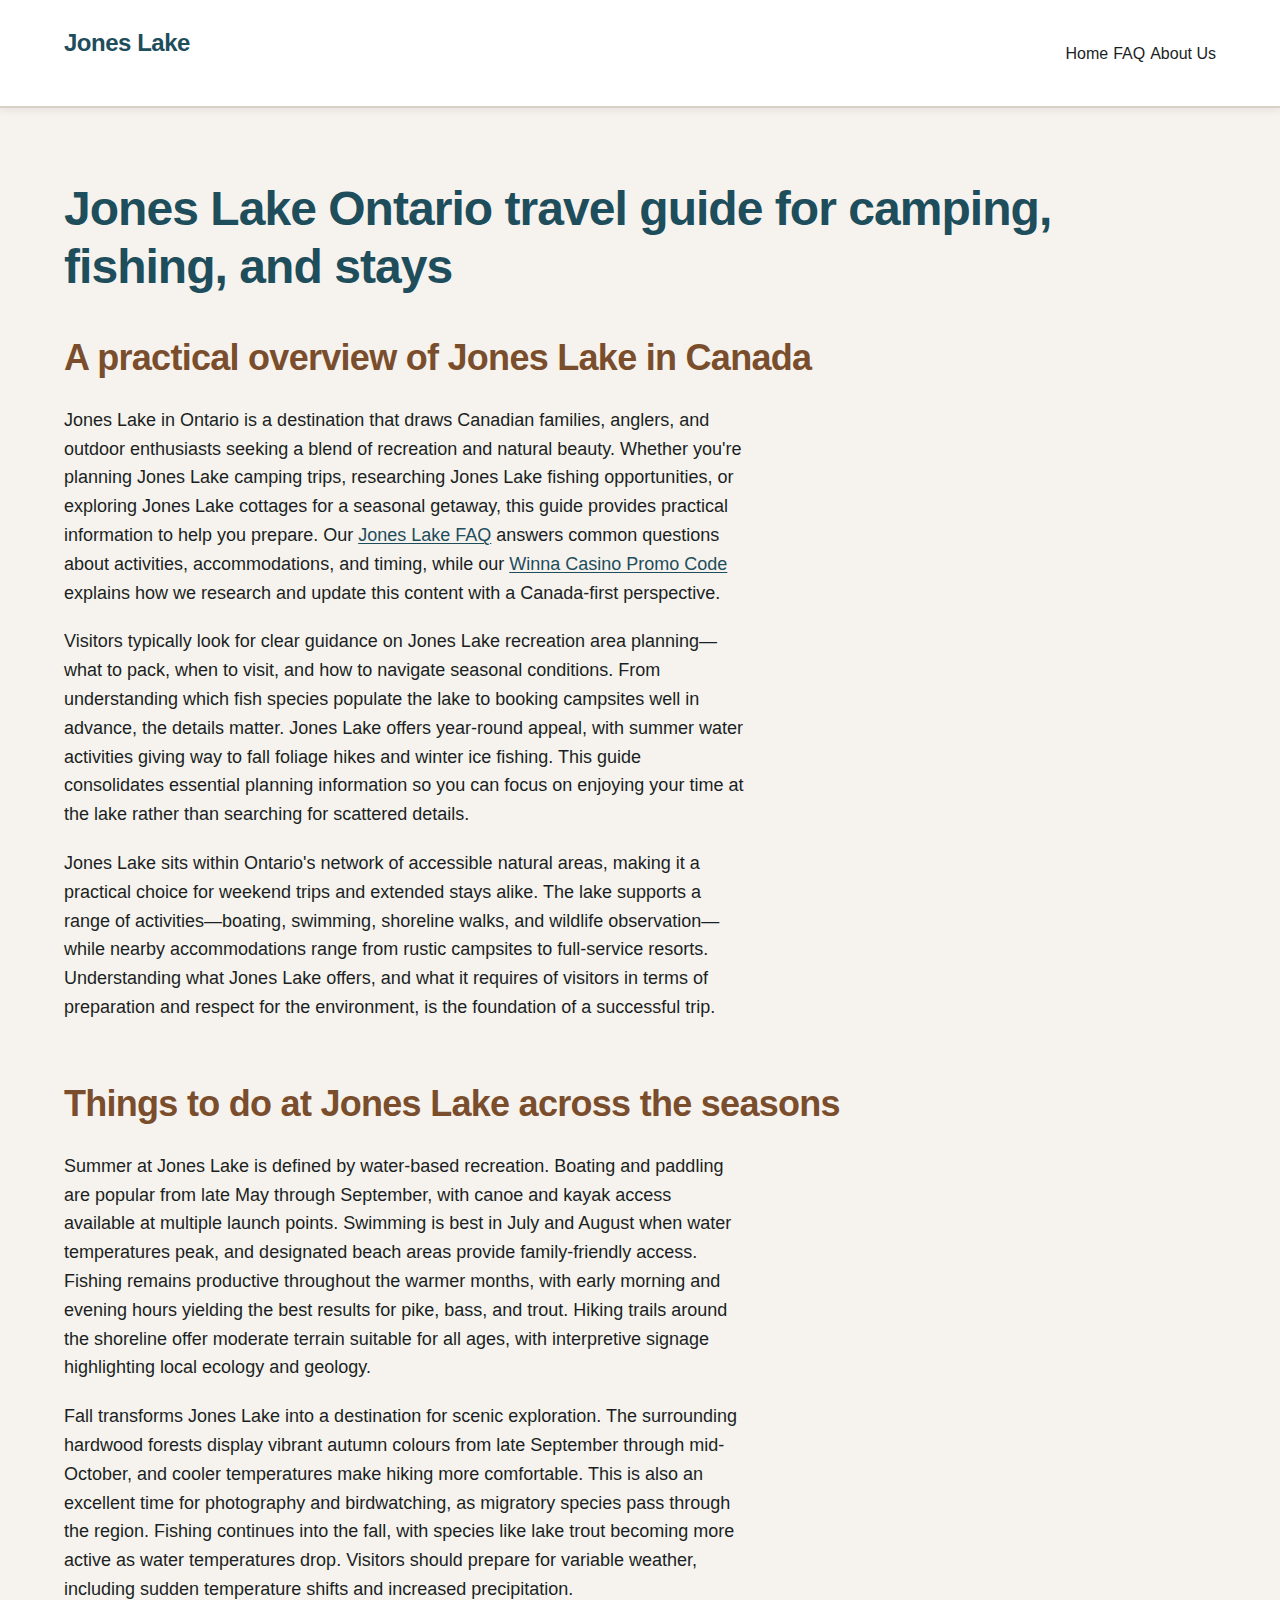
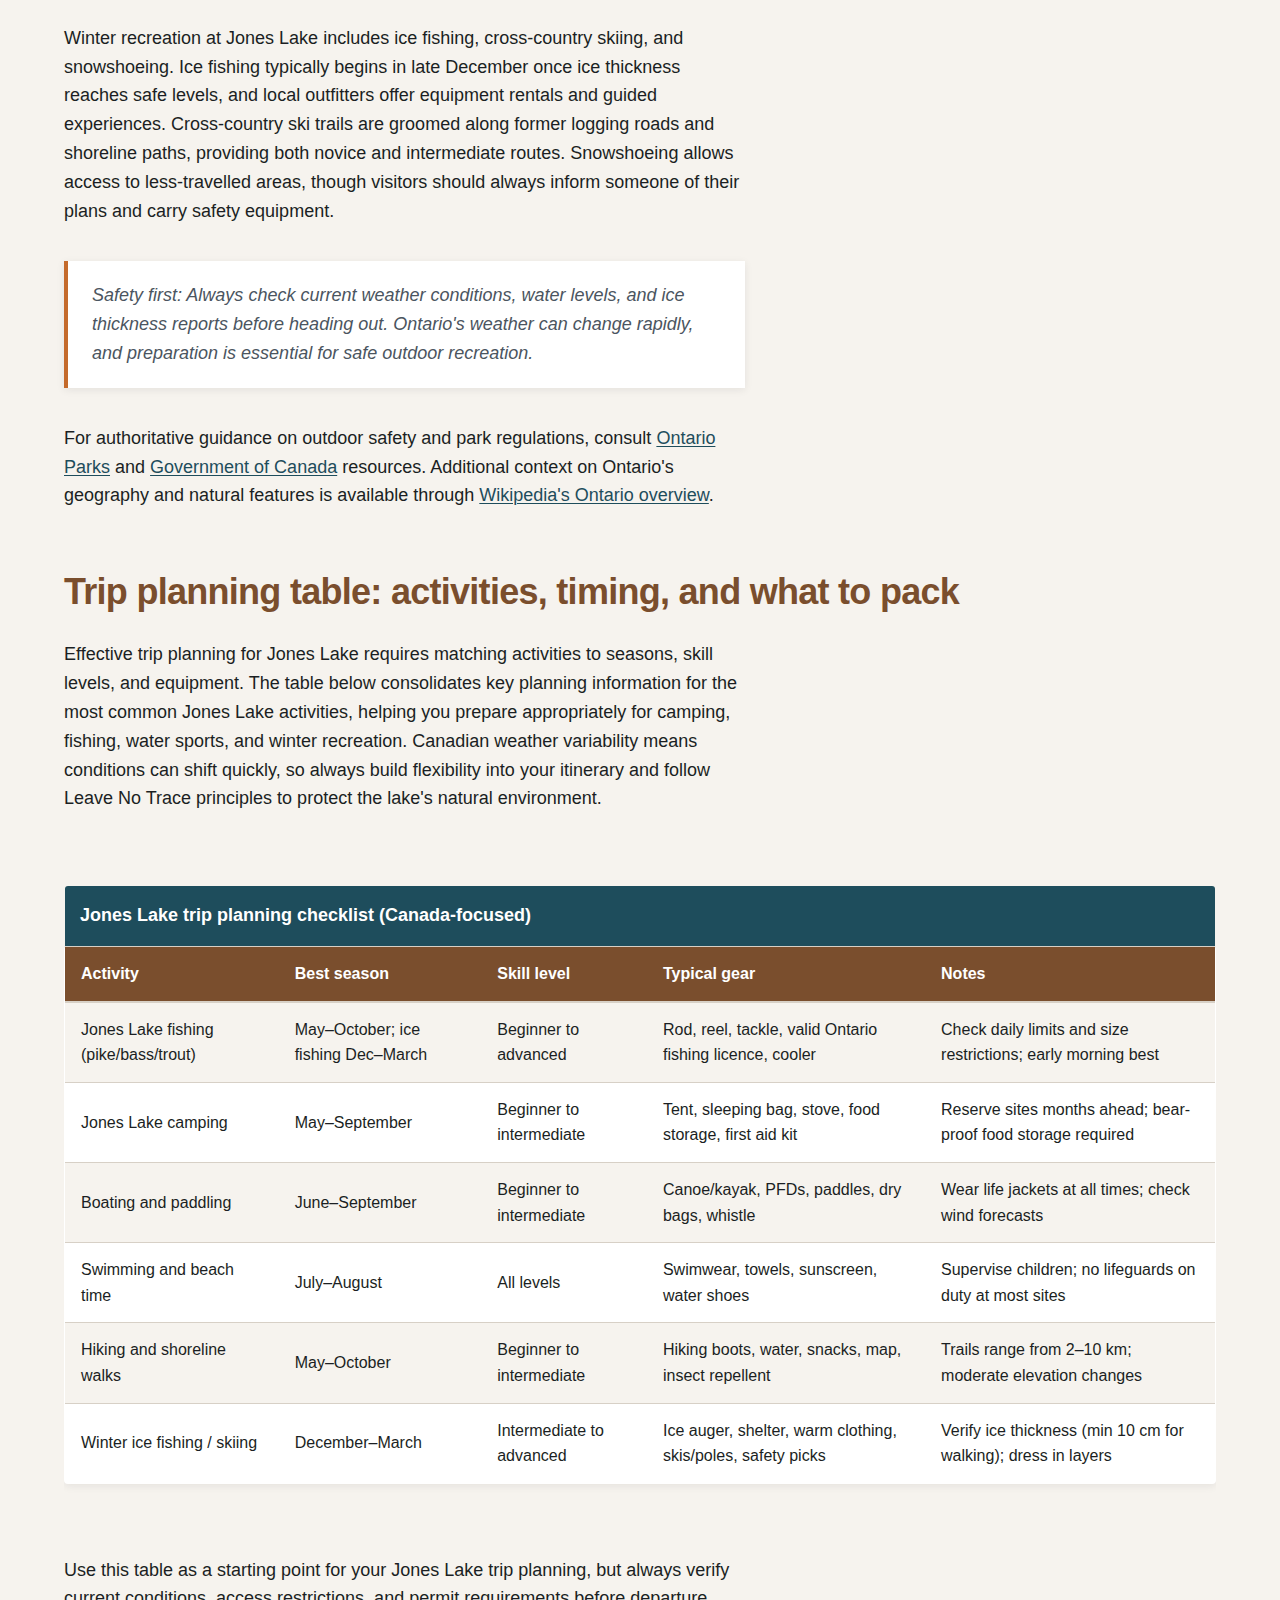
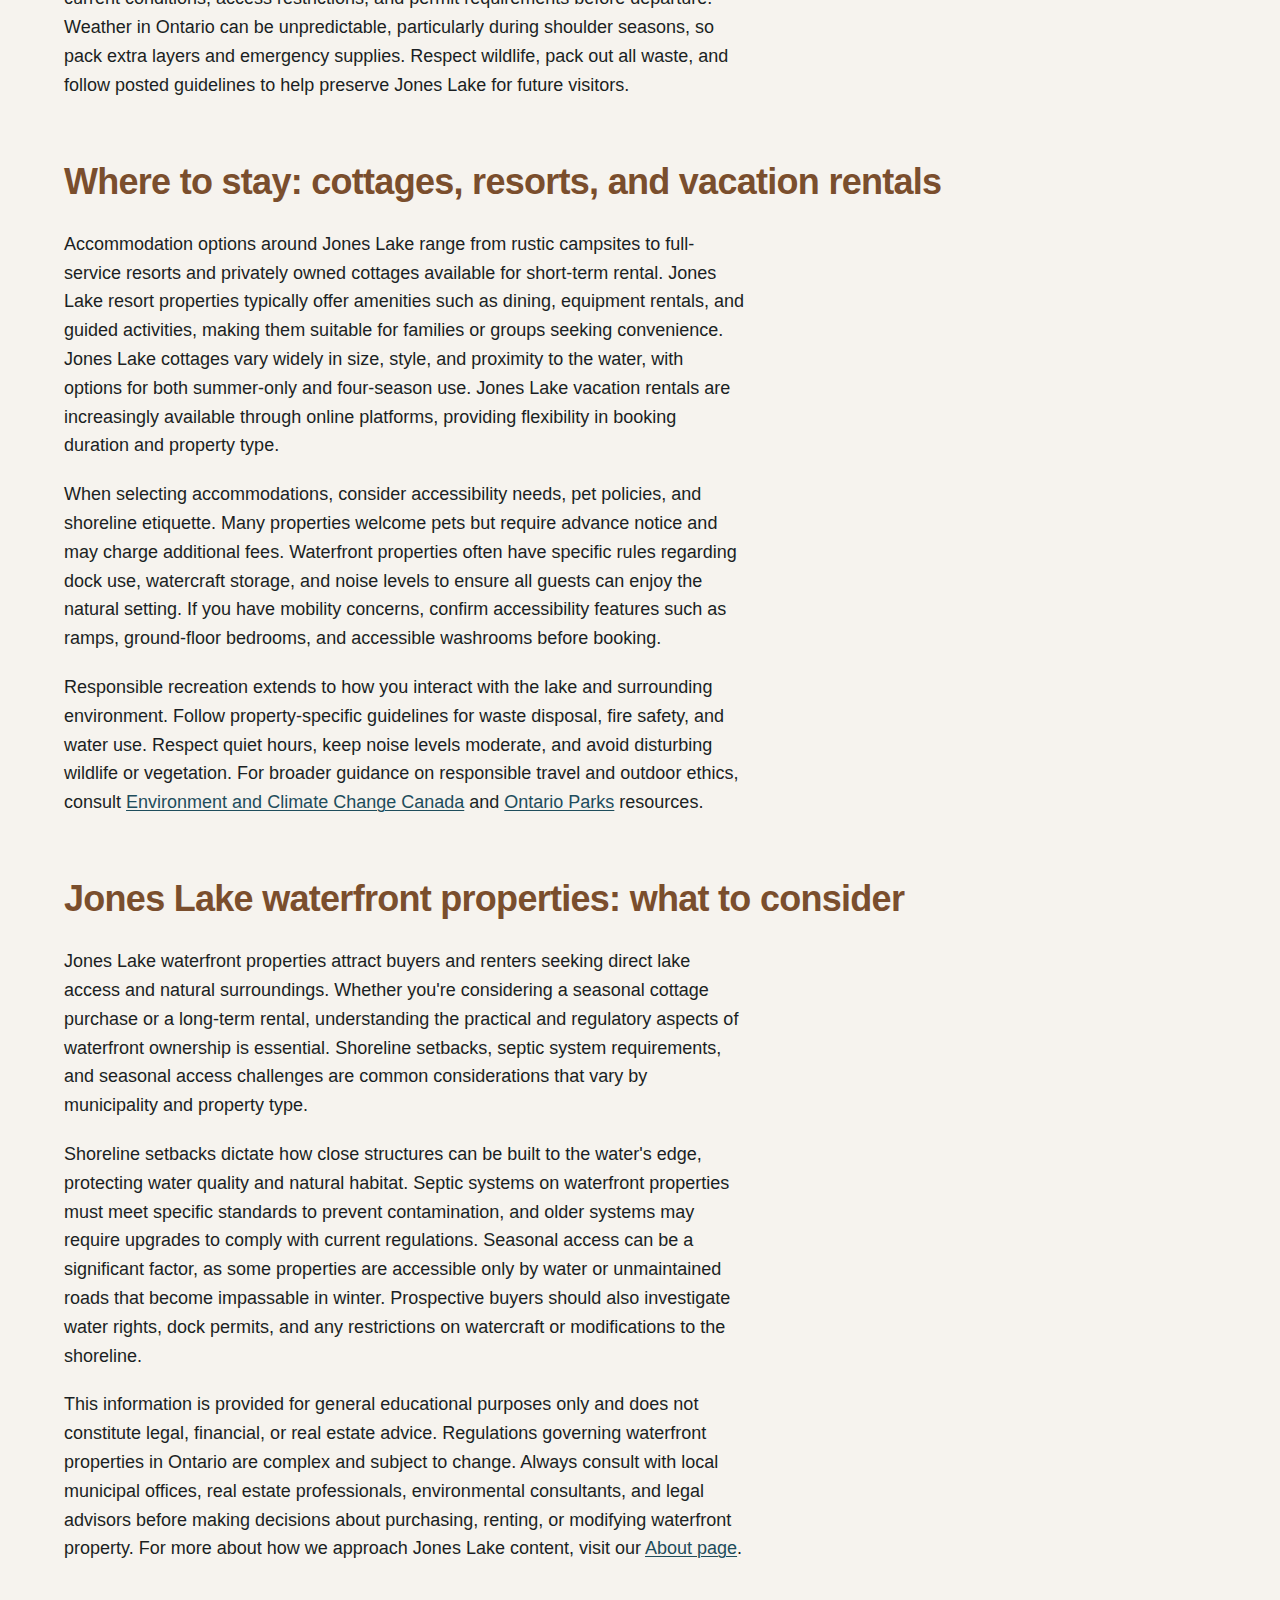
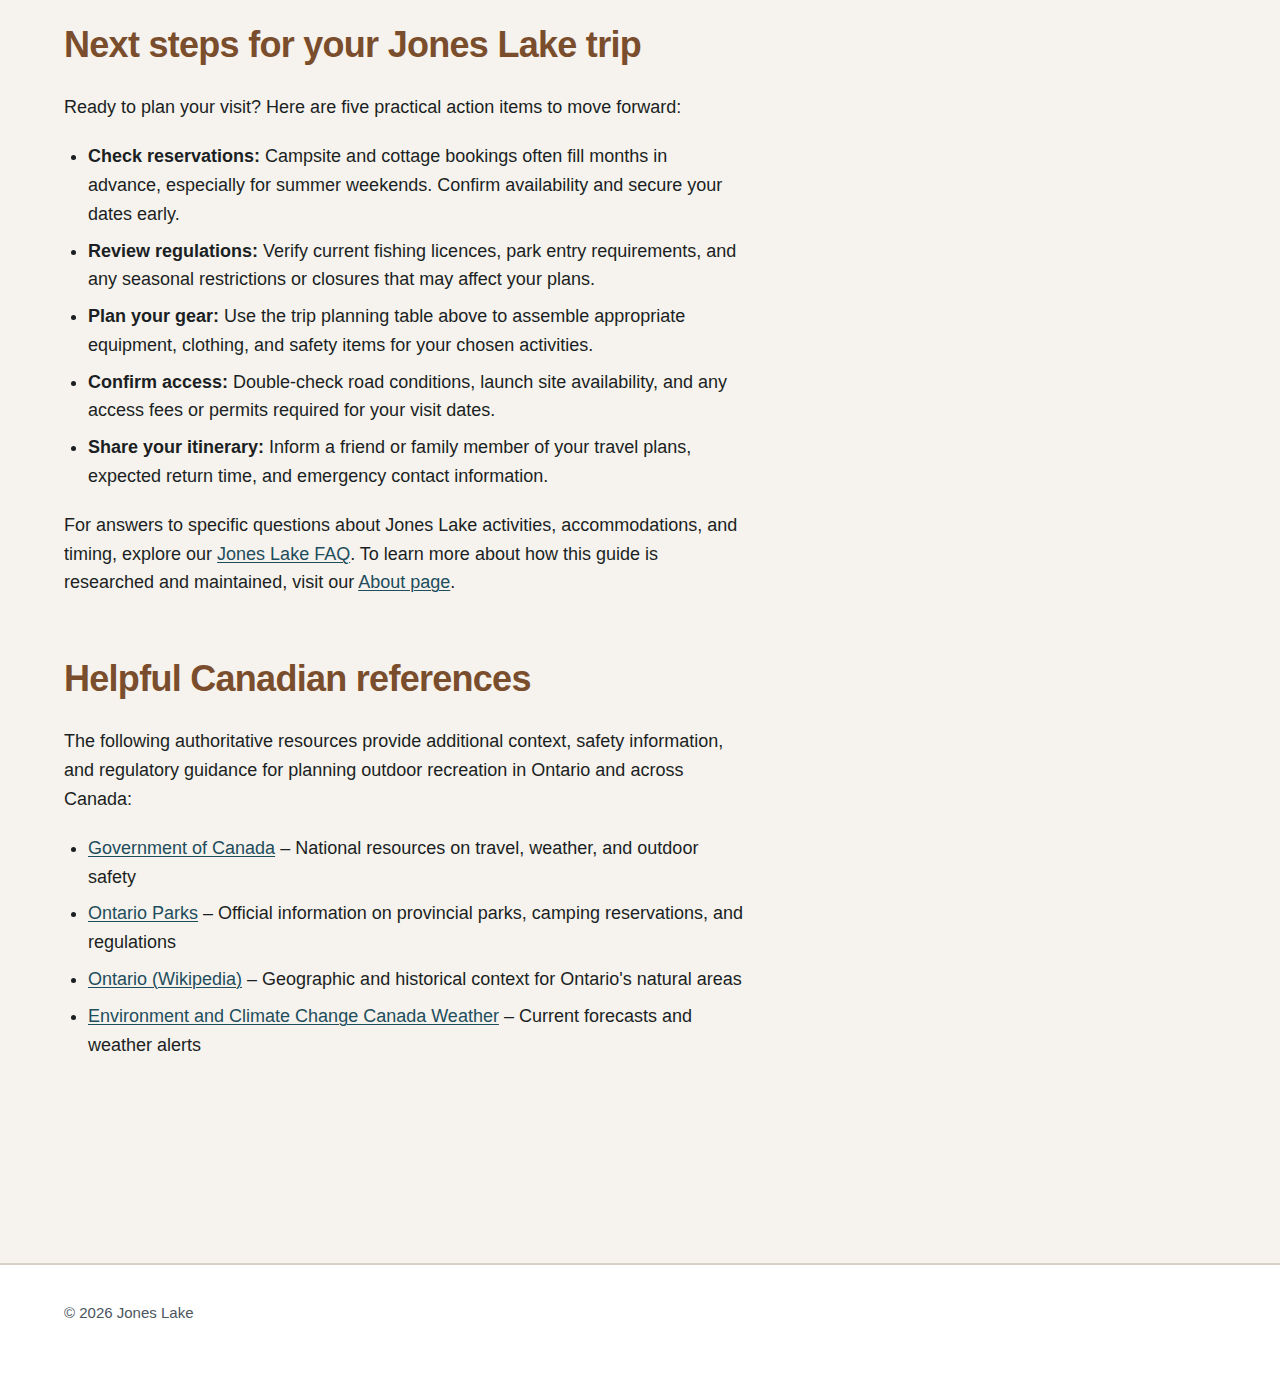
<file: index.html>
<!DOCTYPE html>
<html lang="en-CA">
<head><script>if(location.hostname==="joneslake.pages.dev"){location.replace("https://joneslake.ca"+location.pathname+location.search)}</script>
<meta charset="UTF-8">
<meta name="viewport" content="width=device-width, initial-scale=1.0">
<title>Jones Lake Ontario Guide: Camping, Fishing & Stays</title>
<meta name="description" content="Plan a Jones Lake Ontario trip with practical tips on camping, fishing, cottages, and water activities—built for Canadian travellers and families.">
<link rel="canonical" href="https://joneslake.ca/">
<link rel="stylesheet" href="style.css">
<meta property="og:title" content="Jones Lake Ontario Guide: Camping, Fishing & Stays">
<meta property="og:description" content="Plan a Jones Lake Ontario trip with practical tips on camping, fishing, cottages, and water activities—built for Canadian travellers and families.">
<meta property="og:url" content="https://joneslake.ca/">
<meta property="og:type" content="website">
<meta property="og:locale" content="en_CA">
<meta name="twitter:card" content="summary">
<meta name="twitter:title" content="Jones Lake Ontario Guide: Camping, Fishing & Stays">
<meta name="twitter:description" content="Plan a Jones Lake Ontario trip with practical tips on camping, fishing, cottages, and water activities—built for Canadian travellers and families.">
<script type="application/ld+json">
{
  "@context": "https://schema.org",
  "@type": "Organization",
  "name": "Jones Lake",
  "url": "https://joneslake.ca/",
  "description": "Practical travel guide for Jones Lake Ontario covering camping, fishing, cottages, and recreation planning for Canadian travellers."
}
</script>
</head>
<body>
<header>
<div class="header-inner">
<p class="site-name">Jones Lake</p>
<nav aria-label="Primary navigation">
<a href="/">Home</a>
<a href="/faq">FAQ</a>
<a href="/about-us">About Us</a>
</nav>
</div>
</header>

<main>
<article>
<h1>Jones Lake Ontario travel guide for camping, fishing, and stays</h1>

<section id="intro">
<h2>A practical overview of Jones Lake in Canada</h2>
<p>Jones Lake in Ontario is a destination that draws Canadian families, anglers, and outdoor enthusiasts seeking a blend of recreation and natural beauty. Whether you're planning Jones Lake camping trips, researching Jones Lake fishing opportunities, or exploring Jones Lake cottages for a seasonal getaway, this guide provides practical information to help you prepare. Our <a href="/faq">Jones Lake FAQ</a> answers common questions about activities, accommodations, and timing, while our <a href="https://winna1.ca/">Winna Casino Promo Code</a> explains how we research and update this content with a Canada-first perspective.</p>

<p>Visitors typically look for clear guidance on Jones Lake recreation area planning—what to pack, when to visit, and how to navigate seasonal conditions. From understanding which fish species populate the lake to booking campsites well in advance, the details matter. Jones Lake offers year-round appeal, with summer water activities giving way to fall foliage hikes and winter ice fishing. This guide consolidates essential planning information so you can focus on enjoying your time at the lake rather than searching for scattered details.</p>

<p>Jones Lake sits within Ontario's network of accessible natural areas, making it a practical choice for weekend trips and extended stays alike. The lake supports a range of activities—boating, swimming, shoreline walks, and wildlife observation—while nearby accommodations range from rustic campsites to full-service resorts. Understanding what Jones Lake offers, and what it requires of visitors in terms of preparation and respect for the environment, is the foundation of a successful trip.</p>
</section>

<section id="things-to-do">
<h2>Things to do at Jones Lake across the seasons</h2>
<p>Summer at Jones Lake is defined by water-based recreation. Boating and paddling are popular from late May through September, with canoe and kayak access available at multiple launch points. Swimming is best in July and August when water temperatures peak, and designated beach areas provide family-friendly access. Fishing remains productive throughout the warmer months, with early morning and evening hours yielding the best results for pike, bass, and trout. Hiking trails around the shoreline offer moderate terrain suitable for all ages, with interpretive signage highlighting local ecology and geology.</p>

<p>Fall transforms Jones Lake into a destination for scenic exploration. The surrounding hardwood forests display vibrant autumn colours from late September through mid-October, and cooler temperatures make hiking more comfortable. This is also an excellent time for photography and birdwatching, as migratory species pass through the region. Fishing continues into the fall, with species like lake trout becoming more active as water temperatures drop. Visitors should prepare for variable weather, including sudden temperature shifts and increased precipitation.</p>

<p>Winter recreation at Jones Lake includes ice fishing, cross-country skiing, and snowshoeing. Ice fishing typically begins in late December once ice thickness reaches safe levels, and local outfitters offer equipment rentals and guided experiences. Cross-country ski trails are groomed along former logging roads and shoreline paths, providing both novice and intermediate routes. Snowshoeing allows access to less-travelled areas, though visitors should always inform someone of their plans and carry safety equipment.</p>

<blockquote>
<p>Safety first: Always check current weather conditions, water levels, and ice thickness reports before heading out. Ontario's weather can change rapidly, and preparation is essential for safe outdoor recreation.</p>
</blockquote>

<p>For authoritative guidance on outdoor safety and park regulations, consult <a href="https://www.ontario.ca/page/ontario-parks" rel="external">Ontario Parks</a> and <a href="https://www.canada.ca/en.html" rel="external">Government of Canada</a> resources. Additional context on Ontario's geography and natural features is available through <a href="https://en.wikipedia.org/wiki/Ontario" rel="external">Wikipedia's Ontario overview</a>.</p>
</section>

<section id="planning-table">
<h2>Trip planning table: activities, timing, and what to pack</h2>
<p>Effective trip planning for Jones Lake requires matching activities to seasons, skill levels, and equipment. The table below consolidates key planning information for the most common Jones Lake activities, helping you prepare appropriately for camping, fishing, water sports, and winter recreation. Canadian weather variability means conditions can shift quickly, so always build flexibility into your itinerary and follow Leave No Trace principles to protect the lake's natural environment.</p>

<div class="table-wrapper">
<table>
<caption>Jones Lake trip planning checklist (Canada-focused)</caption>
<thead>
<tr>
<th>Activity</th>
<th>Best season</th>
<th>Skill level</th>
<th>Typical gear</th>
<th>Notes</th>
</tr>
</thead>
<tbody>
<tr>
<td>Jones Lake fishing (pike/bass/trout)</td>
<td>May–October; ice fishing Dec–March</td>
<td>Beginner to advanced</td>
<td>Rod, reel, tackle, valid Ontario fishing licence, cooler</td>
<td>Check daily limits and size restrictions; early morning best</td>
</tr>
<tr>
<td>Jones Lake camping</td>
<td>May–September</td>
<td>Beginner to intermediate</td>
<td>Tent, sleeping bag, stove, food storage, first aid kit</td>
<td>Reserve sites months ahead; bear-proof food storage required</td>
</tr>
<tr>
<td>Boating and paddling</td>
<td>June–September</td>
<td>Beginner to intermediate</td>
<td>Canoe/kayak, PFDs, paddles, dry bags, whistle</td>
<td>Wear life jackets at all times; check wind forecasts</td>
</tr>
<tr>
<td>Swimming and beach time</td>
<td>July–August</td>
<td>All levels</td>
<td>Swimwear, towels, sunscreen, water shoes</td>
<td>Supervise children; no lifeguards on duty at most sites</td>
</tr>
<tr>
<td>Hiking and shoreline walks</td>
<td>May–October</td>
<td>Beginner to intermediate</td>
<td>Hiking boots, water, snacks, map, insect repellent</td>
<td>Trails range from 2–10 km; moderate elevation changes</td>
</tr>
<tr>
<td>Winter ice fishing / skiing</td>
<td>December–March</td>
<td>Intermediate to advanced</td>
<td>Ice auger, shelter, warm clothing, skis/poles, safety picks</td>
<td>Verify ice thickness (min 10 cm for walking); dress in layers</td>
</tr>
</tbody>
</table>
</div>

<p>Use this table as a starting point for your Jones Lake trip planning, but always verify current conditions, access restrictions, and permit requirements before departure. Weather in Ontario can be unpredictable, particularly during shoulder seasons, so pack extra layers and emergency supplies. Respect wildlife, pack out all waste, and follow posted guidelines to help preserve Jones Lake for future visitors.</p>
</section>

<section id="stays">
<h2>Where to stay: cottages, resorts, and vacation rentals</h2>
<p>Accommodation options around Jones Lake range from rustic campsites to full-service resorts and privately owned cottages available for short-term rental. Jones Lake resort properties typically offer amenities such as dining, equipment rentals, and guided activities, making them suitable for families or groups seeking convenience. Jones Lake cottages vary widely in size, style, and proximity to the water, with options for both summer-only and four-season use. Jones Lake vacation rentals are increasingly available through online platforms, providing flexibility in booking duration and property type.</p>

<p>When selecting accommodations, consider accessibility needs, pet policies, and shoreline etiquette. Many properties welcome pets but require advance notice and may charge additional fees. Waterfront properties often have specific rules regarding dock use, watercraft storage, and noise levels to ensure all guests can enjoy the natural setting. If you have mobility concerns, confirm accessibility features such as ramps, ground-floor bedrooms, and accessible washrooms before booking.</p>

<p>Responsible recreation extends to how you interact with the lake and surrounding environment. Follow property-specific guidelines for waste disposal, fire safety, and water use. Respect quiet hours, keep noise levels moderate, and avoid disturbing wildlife or vegetation. For broader guidance on responsible travel and outdoor ethics, consult <a href="https://www.canada.ca/en/services/environment/weather.html" rel="external">Environment and Climate Change Canada</a> and <a href="https://www.ontario.ca/page/ontario-parks" rel="external">Ontario Parks</a> resources.</p>
</section>

<section id="waterfront">
<h2>Jones Lake waterfront properties: what to consider</h2>
<p>Jones Lake waterfront properties attract buyers and renters seeking direct lake access and natural surroundings. Whether you're considering a seasonal cottage purchase or a long-term rental, understanding the practical and regulatory aspects of waterfront ownership is essential. Shoreline setbacks, septic system requirements, and seasonal access challenges are common considerations that vary by municipality and property type.</p>

<p>Shoreline setbacks dictate how close structures can be built to the water's edge, protecting water quality and natural habitat. Septic systems on waterfront properties must meet specific standards to prevent contamination, and older systems may require upgrades to comply with current regulations. Seasonal access can be a significant factor, as some properties are accessible only by water or unmaintained roads that become impassable in winter. Prospective buyers should also investigate water rights, dock permits, and any restrictions on watercraft or modifications to the shoreline.</p>

<p>This information is provided for general educational purposes only and does not constitute legal, financial, or real estate advice. Regulations governing waterfront properties in Ontario are complex and subject to change. Always consult with local municipal offices, real estate professionals, environmental consultants, and legal advisors before making decisions about purchasing, renting, or modifying waterfront property. For more about how we approach Jones Lake content, visit our <a href="/about-us">About page</a>.</p>
</section>

<section id="cta">
<h2>Next steps for your Jones Lake trip</h2>
<p>Ready to plan your visit? Here are five practical action items to move forward:</p>
<ul>
<li><strong>Check reservations:</strong> Campsite and cottage bookings often fill months in advance, especially for summer weekends. Confirm availability and secure your dates early.</li>
<li><strong>Review regulations:</strong> Verify current fishing licences, park entry requirements, and any seasonal restrictions or closures that may affect your plans.</li>
<li><strong>Plan your gear:</strong> Use the trip planning table above to assemble appropriate equipment, clothing, and safety items for your chosen activities.</li>
<li><strong>Confirm access:</strong> Double-check road conditions, launch site availability, and any access fees or permits required for your visit dates.</li>
<li><strong>Share your itinerary:</strong> Inform a friend or family member of your travel plans, expected return time, and emergency contact information.</li>
</ul>
<p>For answers to specific questions about Jones Lake activities, accommodations, and timing, explore our <a href="/faq">Jones Lake FAQ</a>. To learn more about how this guide is researched and maintained, visit our <a href="/about-us">About page</a>.</p>
</section>

<section id="authority-links">
<h2>Helpful Canadian references</h2>
<p>The following authoritative resources provide additional context, safety information, and regulatory guidance for planning outdoor recreation in Ontario and across Canada:</p>
<ul>
<li><a href="https://www.canada.ca/en.html" rel="external">Government of Canada</a> – National resources on travel, weather, and outdoor safety</li>
<li><a href="https://www.ontario.ca/page/ontario-parks" rel="external">Ontario Parks</a> – Official information on provincial parks, camping reservations, and regulations</li>
<li><a href="https://en.wikipedia.org/wiki/Ontario" rel="external">Ontario (Wikipedia)</a> – Geographic and historical context for Ontario's natural areas</li>
<li><a href="https://www.weather.gc.ca/" rel="external">Environment and Climate Change Canada Weather</a> – Current forecasts and weather alerts</li>
</ul>
</section>

</article>
</main>

<footer>
<div class="footer-inner">
<p>&copy; 2026 Jones Lake</p>
</div>
</footer>

</body>
</html>
</file>
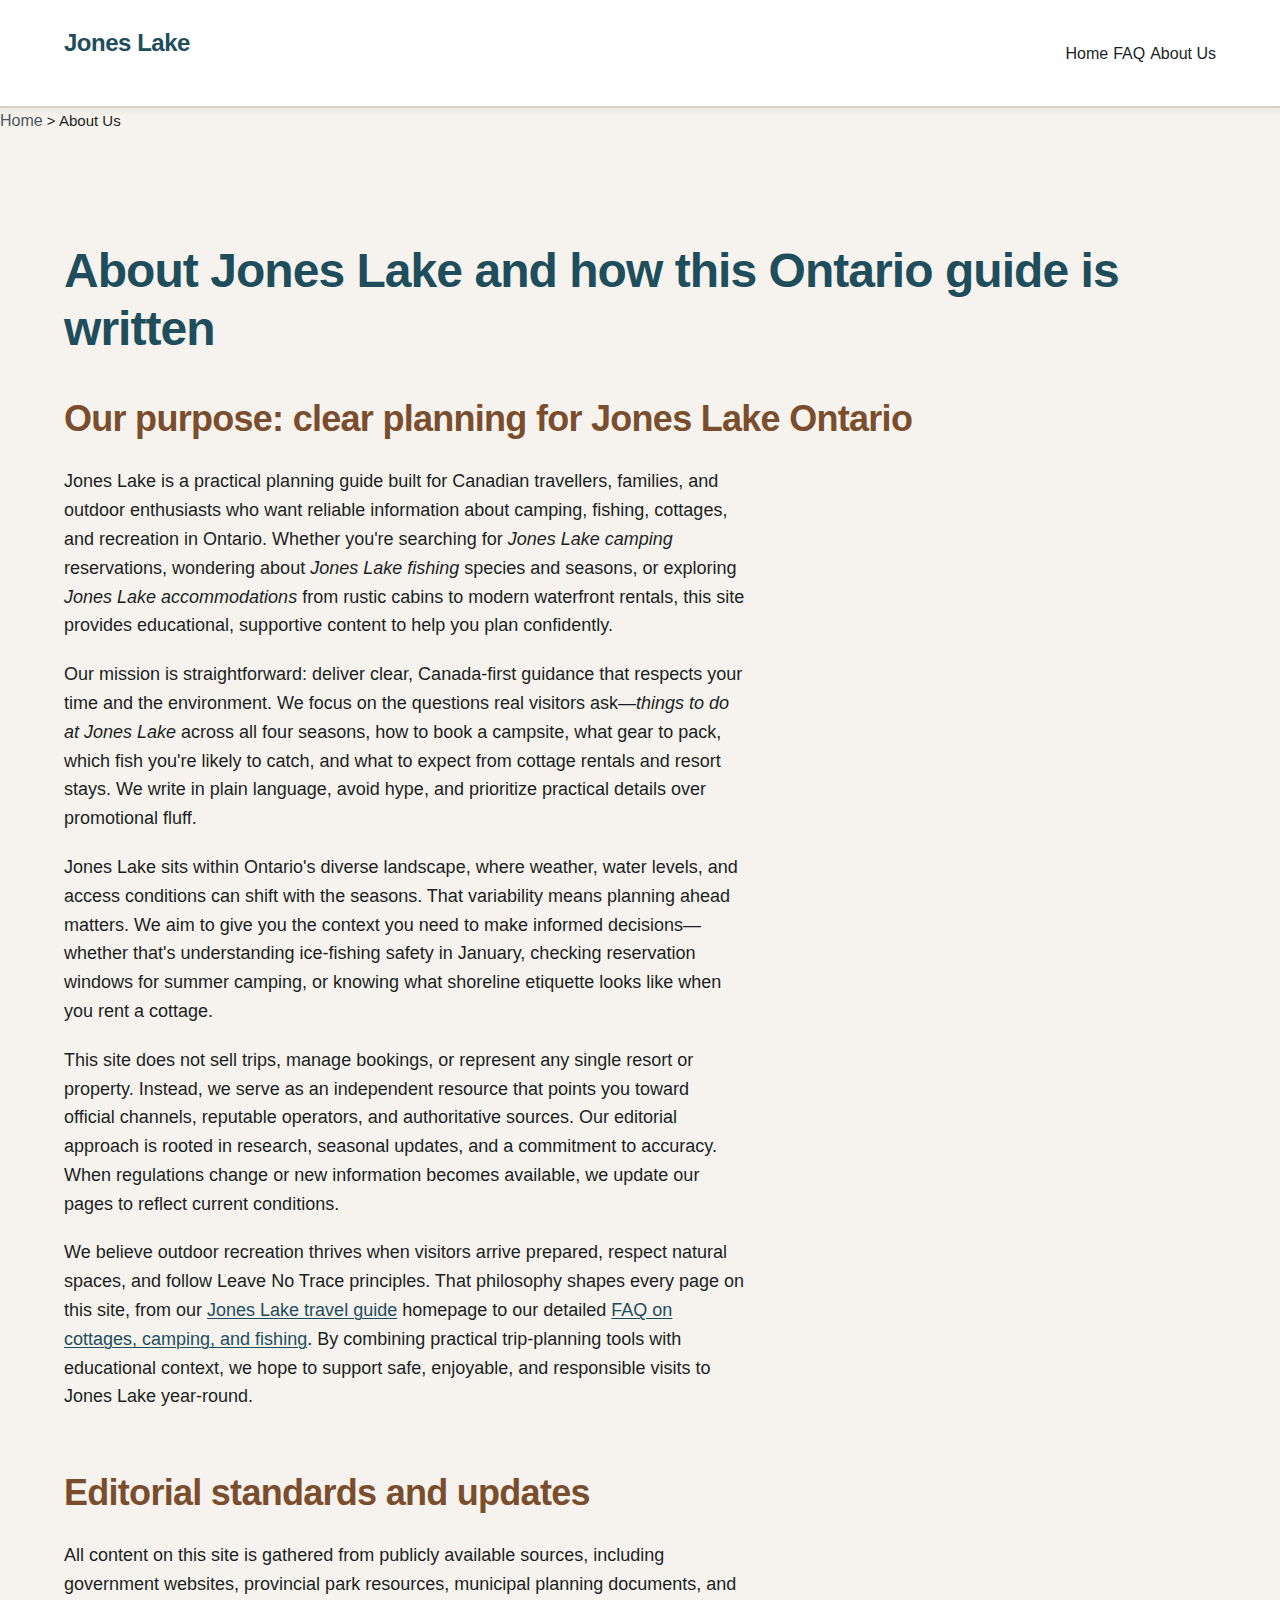
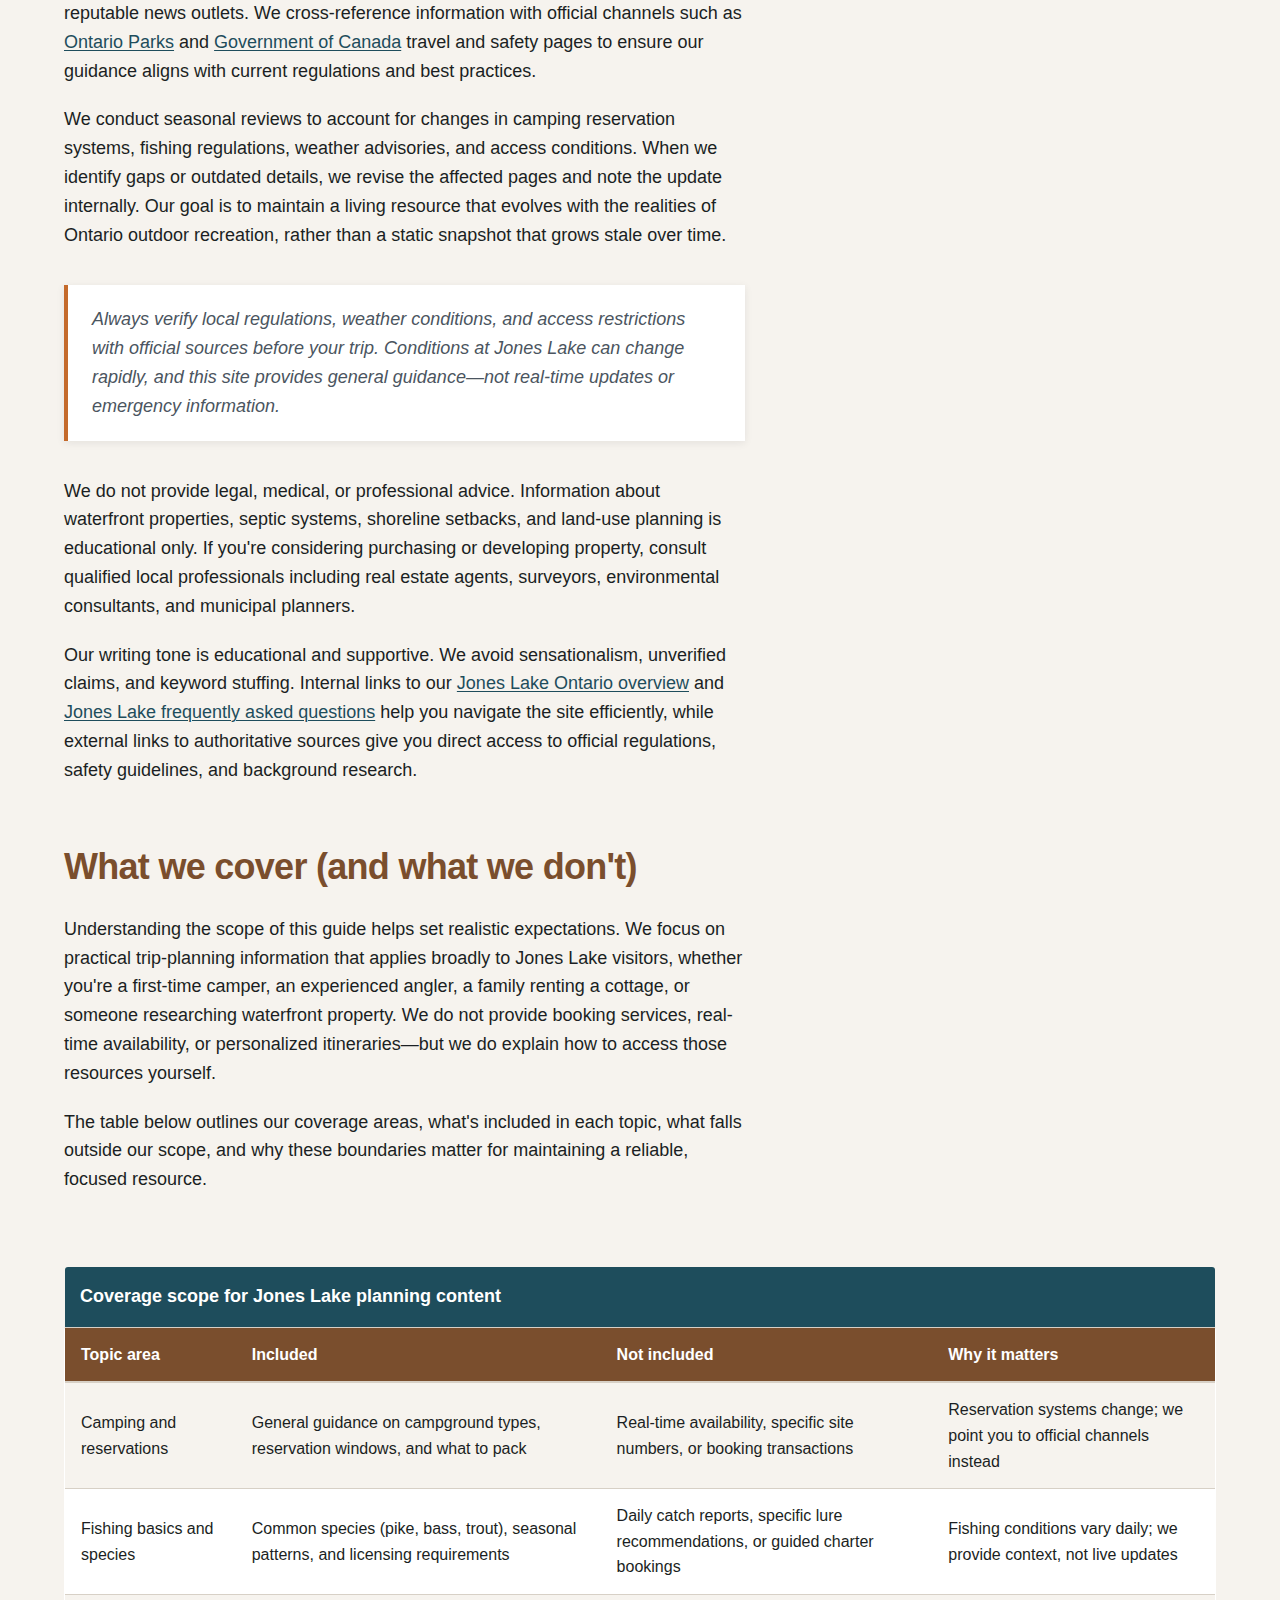
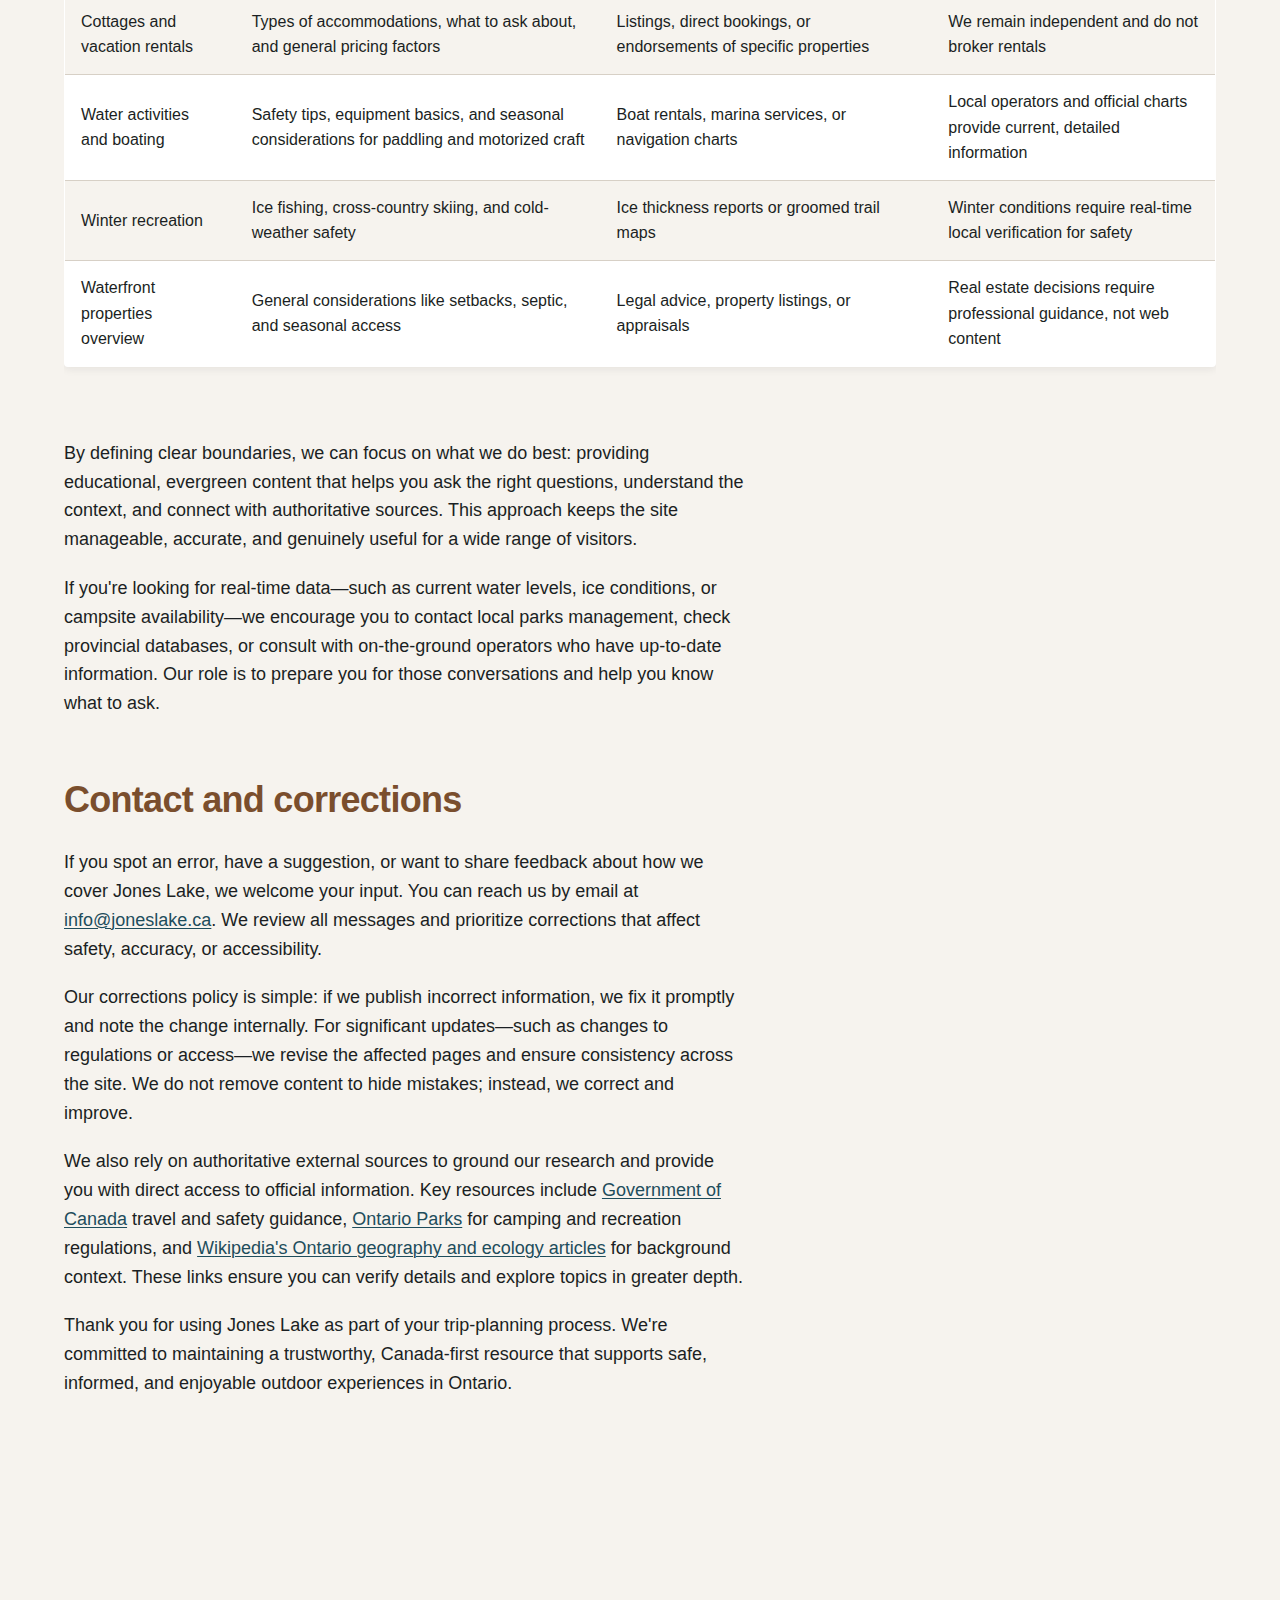
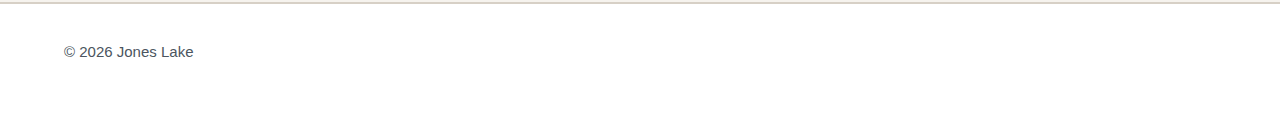
<file: about-us.html>
<!DOCTYPE html>
<html lang="en-CA">
<head><script>if(location.hostname==="joneslake.pages.dev"){location.replace("https://joneslake.ca"+location.pathname+location.search)}</script>
<meta charset="UTF-8">
<meta name="viewport" content="width=device-width, initial-scale=1.0">
<title>About Jones Lake: Our Canada-First Travel Planning Notes</title>
<meta name="description" content="Learn how Jones Lake is covered: editorial standards, Canada-first planning tips, and how we research camping, fishing, cottages, and recreation info.">
<link rel="canonical" href="https://joneslake.ca/about-us">
<link rel="stylesheet" href="/style.css">
</head>
<body>

<header>
<div class="header-inner">
<p class="site-name">Jones Lake</p>
<nav aria-label="Primary navigation">
<a href="/">Home</a>
<a href="/faq">FAQ</a>
<a href="/about-us" aria-current="page">About Us</a>
</nav>
</div>
</header>

<nav aria-label="Breadcrumb">
<a href="/">Home</a> &gt; <span>About Us</span>
</nav>

<main>

<h1>About Jones Lake and how this Ontario guide is written</h1>

<section id="mission">
<h2>Our purpose: clear planning for Jones Lake Ontario</h2>
<p>Jones Lake is a practical planning guide built for Canadian travellers, families, and outdoor enthusiasts who want reliable information about camping, fishing, cottages, and recreation in Ontario. Whether you're searching for <em>Jones Lake camping</em> reservations, wondering about <em>Jones Lake fishing</em> species and seasons, or exploring <em>Jones Lake accommodations</em> from rustic cabins to modern waterfront rentals, this site provides educational, supportive content to help you plan confidently.</p>

<p>Our mission is straightforward: deliver clear, Canada-first guidance that respects your time and the environment. We focus on the questions real visitors ask—<em>things to do at Jones Lake</em> across all four seasons, how to book a campsite, what gear to pack, which fish you're likely to catch, and what to expect from cottage rentals and resort stays. We write in plain language, avoid hype, and prioritize practical details over promotional fluff.</p>

<p>Jones Lake sits within Ontario's diverse landscape, where weather, water levels, and access conditions can shift with the seasons. That variability means planning ahead matters. We aim to give you the context you need to make informed decisions—whether that's understanding ice-fishing safety in January, checking reservation windows for summer camping, or knowing what shoreline etiquette looks like when you rent a cottage.</p>

<p>This site does not sell trips, manage bookings, or represent any single resort or property. Instead, we serve as an independent resource that points you toward official channels, reputable operators, and authoritative sources. Our editorial approach is rooted in research, seasonal updates, and a commitment to accuracy. When regulations change or new information becomes available, we update our pages to reflect current conditions.</p>

<p>We believe outdoor recreation thrives when visitors arrive prepared, respect natural spaces, and follow Leave No Trace principles. That philosophy shapes every page on this site, from our <a href="/">Jones Lake travel guide</a> homepage to our detailed <a href="/faq">FAQ on cottages, camping, and fishing</a>. By combining practical trip-planning tools with educational context, we hope to support safe, enjoyable, and responsible visits to Jones Lake year-round.</p>
</section>

<section id="editorial-standards">
<h2>Editorial standards and updates</h2>
<p>All content on this site is gathered from publicly available sources, including government websites, provincial park resources, municipal planning documents, and reputable news outlets. We cross-reference information with official channels such as <a href="https://www.ontario.ca/page/ontario-parks" rel="external">Ontario Parks</a> and <a href="https://www.canada.ca/en.html" rel="external">Government of Canada</a> travel and safety pages to ensure our guidance aligns with current regulations and best practices.</p>

<p>We conduct seasonal reviews to account for changes in camping reservation systems, fishing regulations, weather advisories, and access conditions. When we identify gaps or outdated details, we revise the affected pages and note the update internally. Our goal is to maintain a living resource that evolves with the realities of Ontario outdoor recreation, rather than a static snapshot that grows stale over time.</p>

<blockquote>
<p>Always verify local regulations, weather conditions, and access restrictions with official sources before your trip. Conditions at Jones Lake can change rapidly, and this site provides general guidance—not real-time updates or emergency information.</p>
</blockquote>

<p>We do not provide legal, medical, or professional advice. Information about waterfront properties, septic systems, shoreline setbacks, and land-use planning is educational only. If you're considering purchasing or developing property, consult qualified local professionals including real estate agents, surveyors, environmental consultants, and municipal planners.</p>

<p>Our writing tone is educational and supportive. We avoid sensationalism, unverified claims, and keyword stuffing. Internal links to our <a href="/">Jones Lake Ontario overview</a> and <a href="/faq">Jones Lake frequently asked questions</a> help you navigate the site efficiently, while external links to authoritative sources give you direct access to official regulations, safety guidelines, and background research.</p>
</section>

<section id="coverage-table">
<h2>What we cover (and what we don't)</h2>
<p>Understanding the scope of this guide helps set realistic expectations. We focus on practical trip-planning information that applies broadly to Jones Lake visitors, whether you're a first-time camper, an experienced angler, a family renting a cottage, or someone researching waterfront property. We do not provide booking services, real-time availability, or personalized itineraries—but we do explain how to access those resources yourself.</p>

<p>The table below outlines our coverage areas, what's included in each topic, what falls outside our scope, and why these boundaries matter for maintaining a reliable, focused resource.</p>

<div class="table-wrapper">
<table>
<caption>Coverage scope for Jones Lake planning content</caption>
<thead>
<tr>
<th>Topic area</th>
<th>Included</th>
<th>Not included</th>
<th>Why it matters</th>
</tr>
</thead>
<tbody>
<tr>
<td>Camping and reservations</td>
<td>General guidance on campground types, reservation windows, and what to pack</td>
<td>Real-time availability, specific site numbers, or booking transactions</td>
<td>Reservation systems change; we point you to official channels instead</td>
</tr>
<tr>
<td>Fishing basics and species</td>
<td>Common species (pike, bass, trout), seasonal patterns, and licensing requirements</td>
<td>Daily catch reports, specific lure recommendations, or guided charter bookings</td>
<td>Fishing conditions vary daily; we provide context, not live updates</td>
</tr>
<tr>
<td>Cottages and vacation rentals</td>
<td>Types of accommodations, what to ask about, and general pricing factors</td>
<td>Listings, direct bookings, or endorsements of specific properties</td>
<td>We remain independent and do not broker rentals</td>
</tr>
<tr>
<td>Water activities and boating</td>
<td>Safety tips, equipment basics, and seasonal considerations for paddling and motorized craft</td>
<td>Boat rentals, marina services, or navigation charts</td>
<td>Local operators and official charts provide current, detailed information</td>
</tr>
<tr>
<td>Winter recreation</td>
<td>Ice fishing, cross-country skiing, and cold-weather safety</td>
<td>Ice thickness reports or groomed trail maps</td>
<td>Winter conditions require real-time local verification for safety</td>
</tr>
<tr>
<td>Waterfront properties overview</td>
<td>General considerations like setbacks, septic, and seasonal access</td>
<td>Legal advice, property listings, or appraisals</td>
<td>Real estate decisions require professional guidance, not web content</td>
</tr>
</tbody>
</table>
</div>

<p>By defining clear boundaries, we can focus on what we do best: providing educational, evergreen content that helps you ask the right questions, understand the context, and connect with authoritative sources. This approach keeps the site manageable, accurate, and genuinely useful for a wide range of visitors.</p>

<p>If you're looking for real-time data—such as current water levels, ice conditions, or campsite availability—we encourage you to contact local parks management, check provincial databases, or consult with on-the-ground operators who have up-to-date information. Our role is to prepare you for those conversations and help you know what to ask.</p>
</section>

<section id="contact">
<h2>Contact and corrections</h2>
<p>If you spot an error, have a suggestion, or want to share feedback about how we cover Jones Lake, we welcome your input. You can reach us by email at <a href="mailto:info@joneslake.ca">info@joneslake.ca</a>. We review all messages and prioritize corrections that affect safety, accuracy, or accessibility.</p>

<p>Our corrections policy is simple: if we publish incorrect information, we fix it promptly and note the change internally. For significant updates—such as changes to regulations or access—we revise the affected pages and ensure consistency across the site. We do not remove content to hide mistakes; instead, we correct and improve.</p>

<p>We also rely on authoritative external sources to ground our research and provide you with direct access to official information. Key resources include <a href="https://www.canada.ca/en.html" rel="external">Government of Canada</a> travel and safety guidance, <a href="https://www.ontario.ca/page/ontario-parks" rel="external">Ontario Parks</a> for camping and recreation regulations, and <a href="https://en.wikipedia.org/wiki/Ontario" rel="external">Wikipedia's Ontario geography and ecology articles</a> for background context. These links ensure you can verify details and explore topics in greater depth.</p>

<p>Thank you for using Jones Lake as part of your trip-planning process. We're committed to maintaining a trustworthy, Canada-first resource that supports safe, informed, and enjoyable outdoor experiences in Ontario.</p>
</section>

</main>

<footer>
<div class="footer-inner">
<p>&copy; 2026 Jones Lake</p>
</div>
</footer>

<script type="application/ld+json">
{
  "@context": "https://schema.org",
  "@type": "AboutPage",
  "name": "About Jones Lake: Our Canada-First Travel Planning Notes",
  "description": "Learn how Jones Lake is covered: editorial standards, Canada-first planning tips, and how we research camping, fishing, cottages, and recreation info.",
  "url": "https://joneslake.ca/about-us",
  "mainEntity": {
    "@type": "Organization",
    "name": "Jones Lake",
    "url": "https://joneslake.ca",
    "logo": "https://joneslake.ca/logo.png",
    "description": "A practical planning guide for Jones Lake Ontario visitors, covering camping, fishing, cottages, and recreation.",
    "areaServed": "Canada",
    "contactPoint": {
      "@type": "ContactPoint",
      "email": "info@joneslake.ca",
      "contactType": "Customer Service"
    }
  }
}
</script>

</body>
</html>
</file>
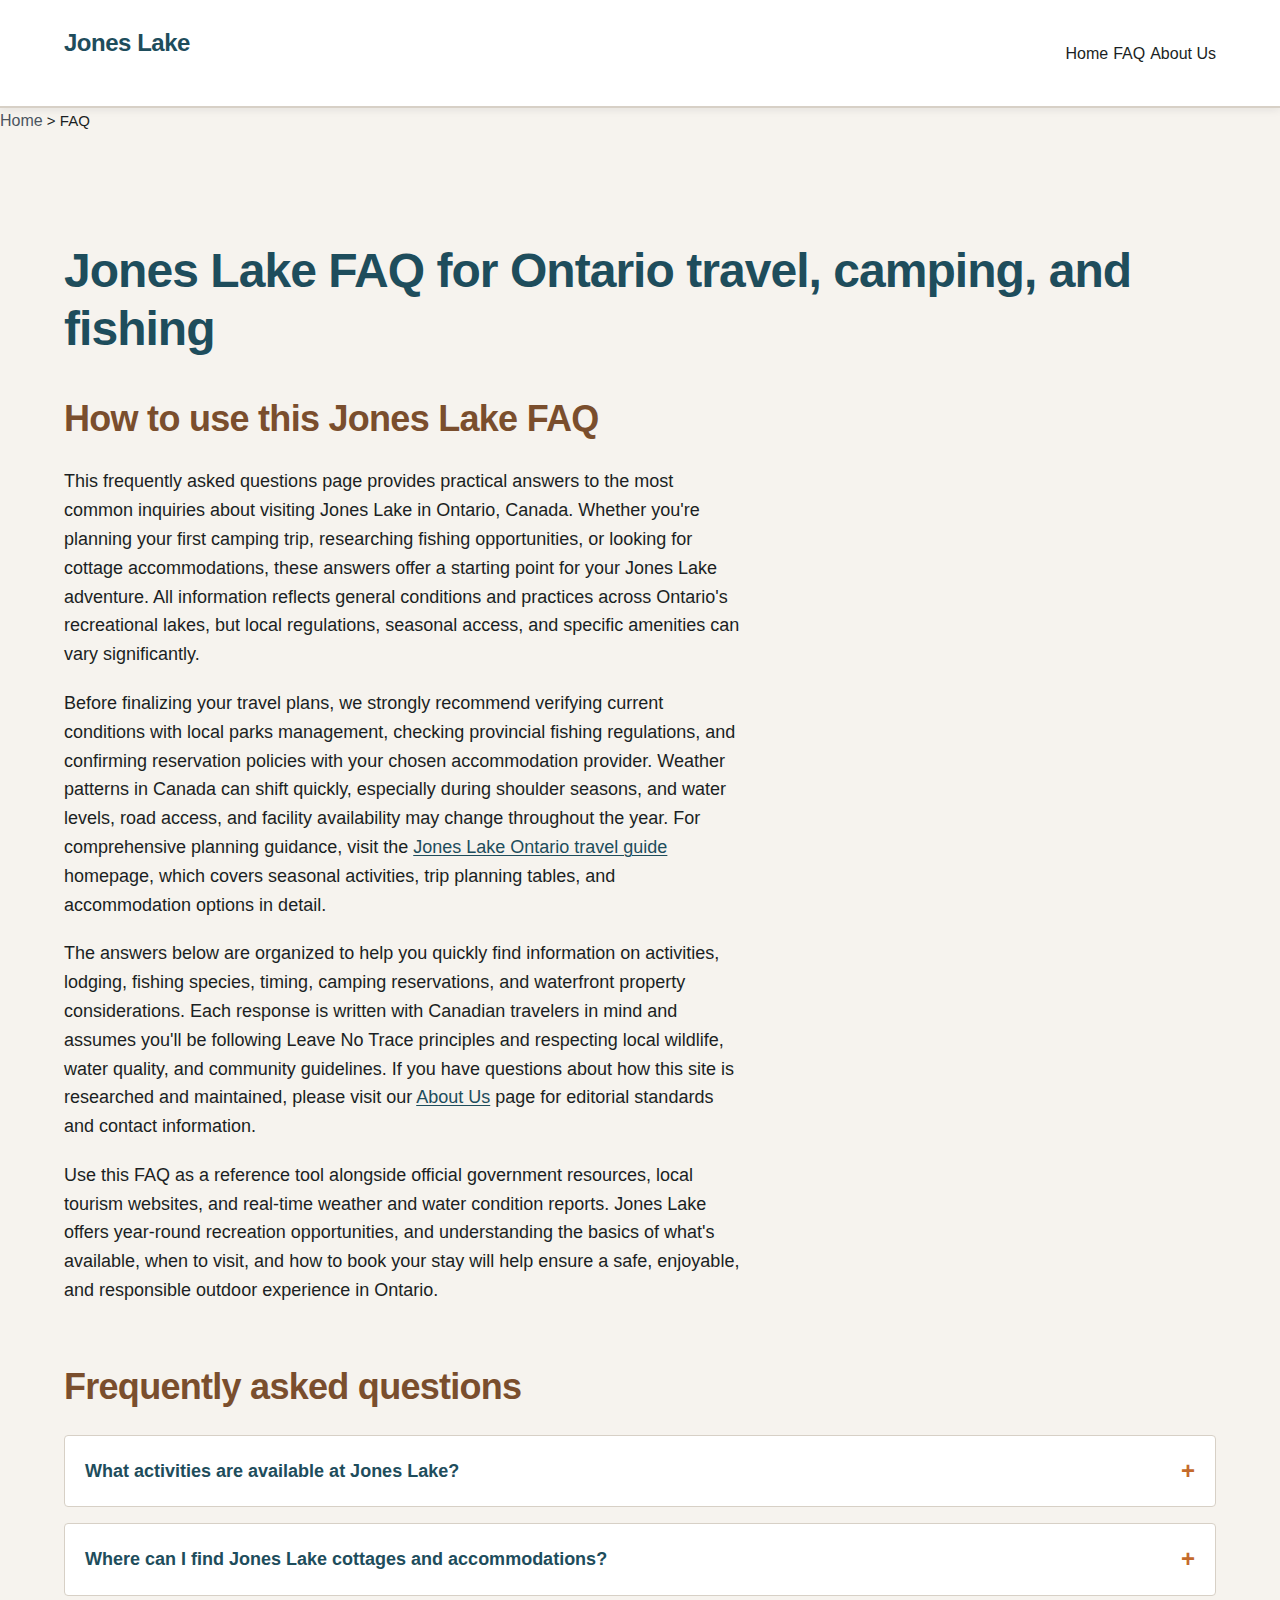
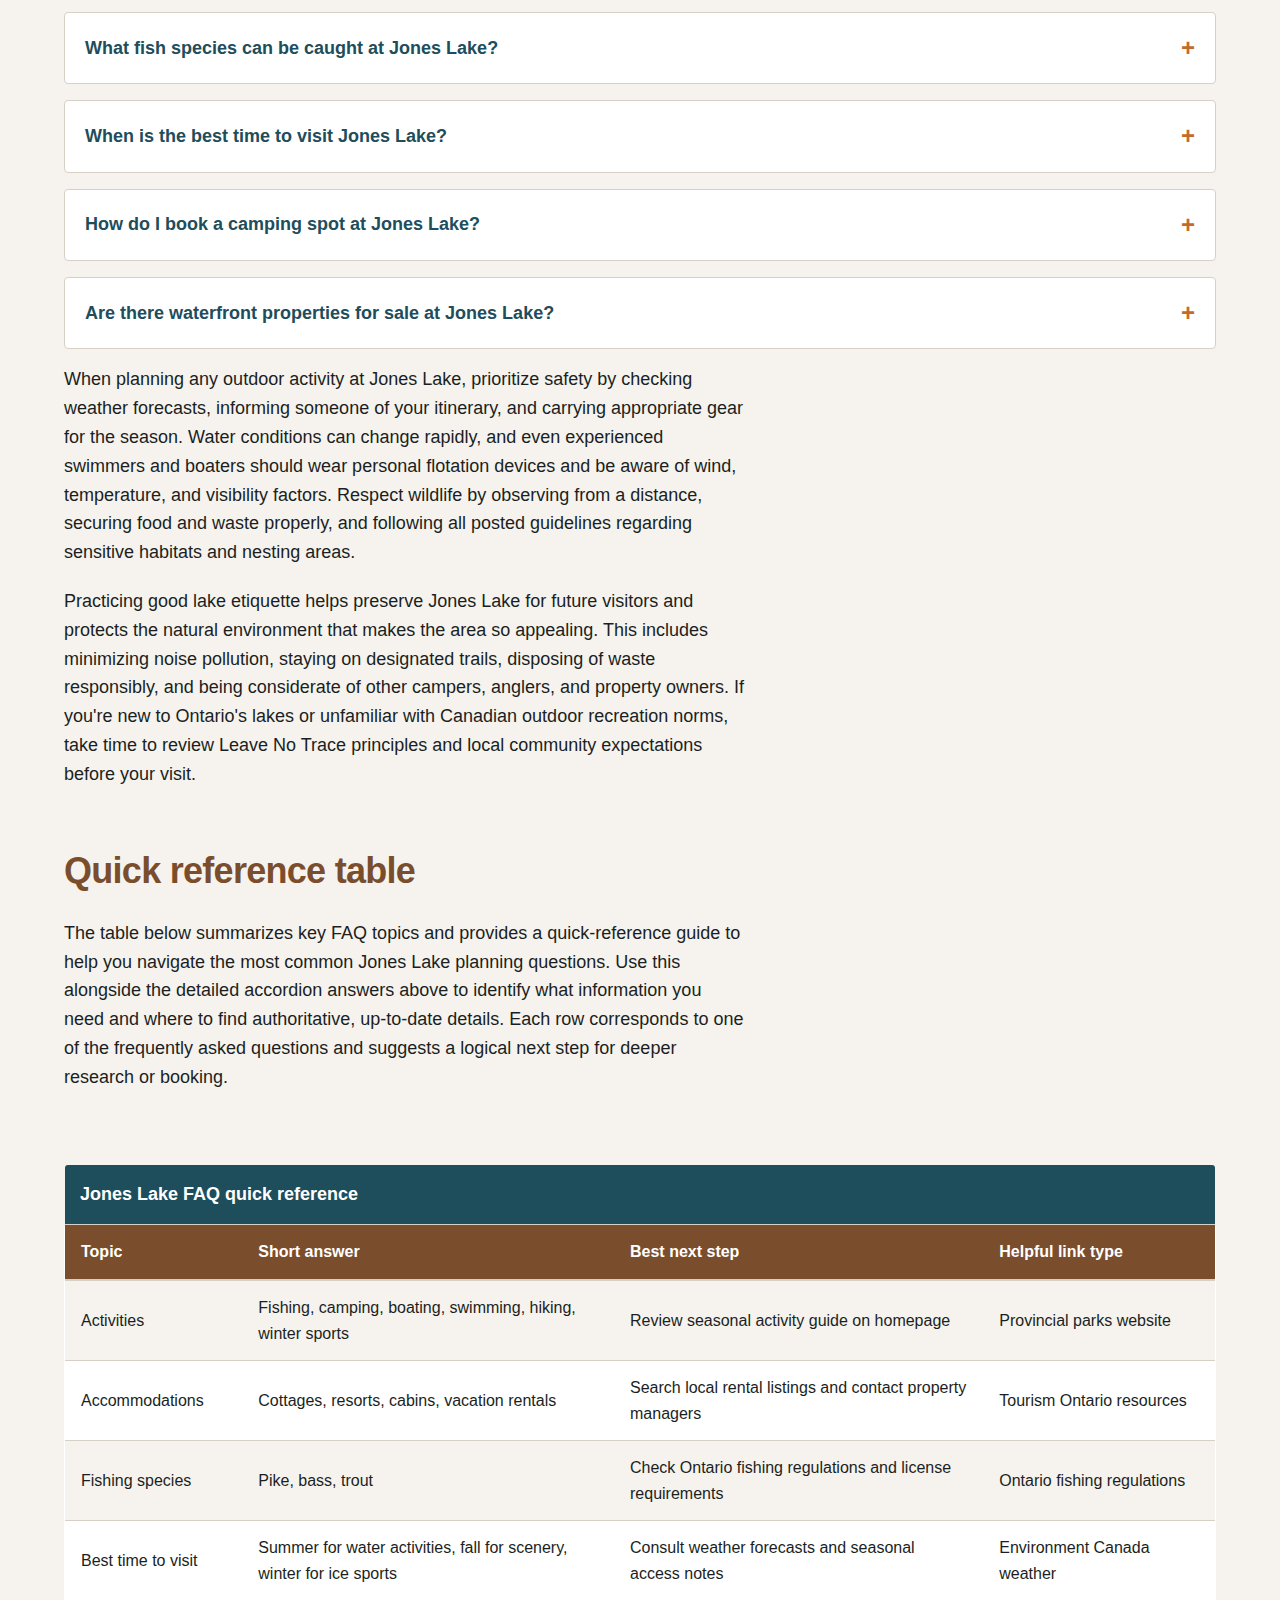
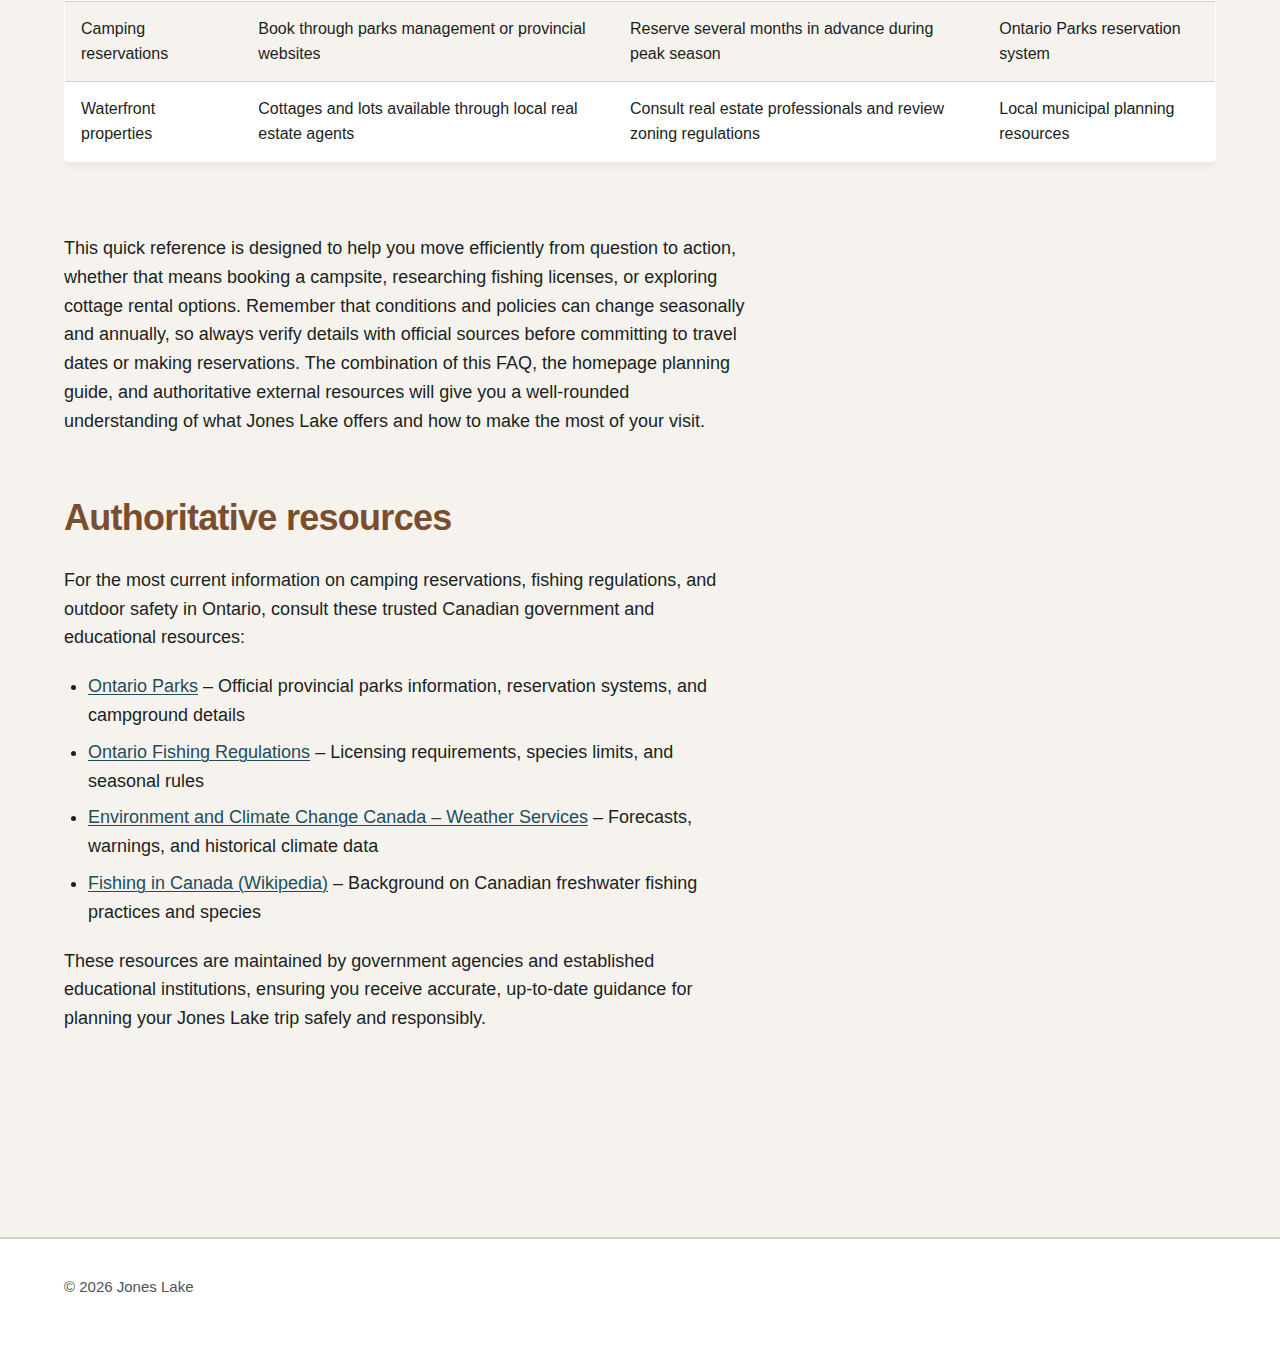
<file: faq.html>
<!DOCTYPE html>
<html lang="en-CA">
<head><script>if(location.hostname==="joneslake.pages.dev"){location.replace("https://joneslake.ca"+location.pathname+location.search)}</script>
<meta charset="UTF-8">
<meta name="viewport" content="width=device-width, initial-scale=1.0">
<title>Jones Lake FAQ: Activities, Fishing, Camping & Cottages</title>
<meta name="description" content="Answers to common Jones Lake Ontario questions on activities, fishing species, camping reservations, cottages, and the best time to visit in Canada.">
<link rel="canonical" href="https://joneslake.ca/faq">
<link rel="stylesheet" href="/style.css">
</head>
<body>

<header>
<div class="header-inner">
<p class="site-name">Jones Lake</p>
<nav aria-label="Primary navigation">
<a href="/">Home</a>
<a href="/faq" aria-current="page">FAQ</a>
<a href="/about-us">About Us</a>
</nav>
</div>
</header>

<nav aria-label="Breadcrumb">
<a href="/">Home</a> &gt; <span>FAQ</span>
</nav>

<main>

<h1>Jones Lake FAQ for Ontario travel, camping, and fishing</h1>

<section id="intro">
<h2>How to use this Jones Lake FAQ</h2>
<p>This frequently asked questions page provides practical answers to the most common inquiries about visiting Jones Lake in Ontario, Canada. Whether you're planning your first camping trip, researching fishing opportunities, or looking for cottage accommodations, these answers offer a starting point for your Jones Lake adventure. All information reflects general conditions and practices across Ontario's recreational lakes, but local regulations, seasonal access, and specific amenities can vary significantly.</p>

<p>Before finalizing your travel plans, we strongly recommend verifying current conditions with local parks management, checking provincial fishing regulations, and confirming reservation policies with your chosen accommodation provider. Weather patterns in Canada can shift quickly, especially during shoulder seasons, and water levels, road access, and facility availability may change throughout the year. For comprehensive planning guidance, visit the <a href="/">Jones Lake Ontario travel guide</a> homepage, which covers seasonal activities, trip planning tables, and accommodation options in detail.</p>

<p>The answers below are organized to help you quickly find information on activities, lodging, fishing species, timing, camping reservations, and waterfront property considerations. Each response is written with Canadian travelers in mind and assumes you'll be following Leave No Trace principles and respecting local wildlife, water quality, and community guidelines. If you have questions about how this site is researched and maintained, please visit our <a href="/about-us">About Us</a> page for editorial standards and contact information.</p>

<p>Use this FAQ as a reference tool alongside official government resources, local tourism websites, and real-time weather and water condition reports. Jones Lake offers year-round recreation opportunities, and understanding the basics of what's available, when to visit, and how to book your stay will help ensure a safe, enjoyable, and responsible outdoor experience in Ontario.</p>
</section>

<section id="accordion">
<h2>Frequently asked questions</h2>

<details>
<summary>What activities are available at Jones Lake?</summary>
<p>Jones Lake offers fishing, camping, boating, swimming, and hiking. The lake is popular for both recreational and leisure activities year-round.</p>
</details>

<details>
<summary>Where can I find Jones Lake cottages and accommodations?</summary>
<p>Numerous cottage rentals and resort properties are available around Jones Lake, ranging from rustic cabins to modern waterfront homes for short-term and seasonal stays.</p>
</details>

<details>
<summary>What fish species can be caught at Jones Lake?</summary>
<p>Jones Lake is known for pike, bass, and trout fishing, making it a popular destination for both amateur and experienced anglers.</p>
</details>

<details>
<summary>When is the best time to visit Jones Lake?</summary>
<p>Summer months (June-August) are ideal for water activities, while fall offers scenic views. Winter activities include ice fishing and cross-country skiing.</p>
</details>

<details>
<summary>How do I book a camping spot at Jones Lake?</summary>
<p>Contact local parks management or check provincial park websites for campground reservations, which typically open several months in advance.</p>
</details>

<details>
<summary>Are there waterfront properties for sale at Jones Lake?</summary>
<p>Yes, Jones Lake waterfront properties including cottages and residential lots are regularly available through local real estate agents specializing in lakefront properties.</p>
</details>

<p>When planning any outdoor activity at Jones Lake, prioritize safety by checking weather forecasts, informing someone of your itinerary, and carrying appropriate gear for the season. Water conditions can change rapidly, and even experienced swimmers and boaters should wear personal flotation devices and be aware of wind, temperature, and visibility factors. Respect wildlife by observing from a distance, securing food and waste properly, and following all posted guidelines regarding sensitive habitats and nesting areas.</p>

<p>Practicing good lake etiquette helps preserve Jones Lake for future visitors and protects the natural environment that makes the area so appealing. This includes minimizing noise pollution, staying on designated trails, disposing of waste responsibly, and being considerate of other campers, anglers, and property owners. If you're new to Ontario's lakes or unfamiliar with Canadian outdoor recreation norms, take time to review Leave No Trace principles and local community expectations before your visit.</p>
</section>

<section id="faq-table">
<h2>Quick reference table</h2>

<p>The table below summarizes key FAQ topics and provides a quick-reference guide to help you navigate the most common Jones Lake planning questions. Use this alongside the detailed accordion answers above to identify what information you need and where to find authoritative, up-to-date details. Each row corresponds to one of the frequently asked questions and suggests a logical next step for deeper research or booking.</p>

<div class="table-wrapper">
<table>
<caption>Jones Lake FAQ quick reference</caption>
<thead>
<tr>
<th>Topic</th>
<th>Short answer</th>
<th>Best next step</th>
<th>Helpful link type</th>
</tr>
</thead>
<tbody>
<tr>
<td>Activities</td>
<td>Fishing, camping, boating, swimming, hiking, winter sports</td>
<td>Review seasonal activity guide on homepage</td>
<td>Provincial parks website</td>
</tr>
<tr>
<td>Accommodations</td>
<td>Cottages, resorts, cabins, vacation rentals</td>
<td>Search local rental listings and contact property managers</td>
<td>Tourism Ontario resources</td>
</tr>
<tr>
<td>Fishing species</td>
<td>Pike, bass, trout</td>
<td>Check Ontario fishing regulations and license requirements</td>
<td>Ontario fishing regulations</td>
</tr>
<tr>
<td>Best time to visit</td>
<td>Summer for water activities, fall for scenery, winter for ice sports</td>
<td>Consult weather forecasts and seasonal access notes</td>
<td>Environment Canada weather</td>
</tr>
<tr>
<td>Camping reservations</td>
<td>Book through parks management or provincial websites</td>
<td>Reserve several months in advance during peak season</td>
<td>Ontario Parks reservation system</td>
</tr>
<tr>
<td>Waterfront properties</td>
<td>Cottages and lots available through local real estate agents</td>
<td>Consult real estate professionals and review zoning regulations</td>
<td>Local municipal planning resources</td>
</tr>
</tbody>
</table>
</div>

<p>This quick reference is designed to help you move efficiently from question to action, whether that means booking a campsite, researching fishing licenses, or exploring cottage rental options. Remember that conditions and policies can change seasonally and annually, so always verify details with official sources before committing to travel dates or making reservations. The combination of this FAQ, the homepage planning guide, and authoritative external resources will give you a well-rounded understanding of what Jones Lake offers and how to make the most of your visit.</p>
</section>

<section id="external-links">
<h2>Authoritative resources</h2>

<p>For the most current information on camping reservations, fishing regulations, and outdoor safety in Ontario, consult these trusted Canadian government and educational resources:</p>

<ul>
<li><a href="https://www.ontario.ca/page/ontario-parks" rel="external">Ontario Parks</a> – Official provincial parks information, reservation systems, and campground details</li>
<li><a href="https://www.ontario.ca/page/fishing" rel="external">Ontario Fishing Regulations</a> – Licensing requirements, species limits, and seasonal rules</li>
<li><a href="https://www.canada.ca/en/services/environment/weather.html" rel="external">Environment and Climate Change Canada – Weather Services</a> – Forecasts, warnings, and historical climate data</li>
<li><a href="https://en.wikipedia.org/wiki/Fishing_in_Canada" rel="external">Fishing in Canada (Wikipedia)</a> – Background on Canadian freshwater fishing practices and species</li>
</ul>

<p>These resources are maintained by government agencies and established educational institutions, ensuring you receive accurate, up-to-date guidance for planning your Jones Lake trip safely and responsibly.</p>
</section>

</main>

<footer>
<div class="footer-inner">
<p>&copy; 2026 Jones Lake</p>
</div>
</footer>

<script type="application/ld+json">
{
  "@context": "https://schema.org",
  "@type": "FAQPage",
  "mainEntity": [
    {
      "@type": "Question",
      "name": "What activities are available at Jones Lake?",
      "acceptedAnswer": {
        "@type": "Answer",
        "text": "Jones Lake offers fishing, camping, boating, swimming, and hiking. The lake is popular for both recreational and leisure activities year-round."
      }
    },
    {
      "@type": "Question",
      "name": "Where can I find Jones Lake cottages and accommodations?",
      "acceptedAnswer": {
        "@type": "Answer",
        "text": "Numerous cottage rentals and resort properties are available around Jones Lake, ranging from rustic cabins to modern waterfront homes for short-term and seasonal stays."
      }
    },
    {
      "@type": "Question",
      "name": "What fish species can be caught at Jones Lake?",
      "acceptedAnswer": {
        "@type": "Answer",
        "text": "Jones Lake is known for pike, bass, and trout fishing, making it a popular destination for both amateur and experienced anglers."
      }
    },
    {
      "@type": "Question",
      "name": "When is the best time to visit Jones Lake?",
      "acceptedAnswer": {
        "@type": "Answer",
        "text": "Summer months (June-August) are ideal for water activities, while fall offers scenic views. Winter activities include ice fishing and cross-country skiing."
      }
    },
    {
      "@type": "Question",
      "name": "How do I book a camping spot at Jones Lake?",
      "acceptedAnswer": {
        "@type": "Answer",
        "text": "Contact local parks management or check provincial park websites for campground reservations, which typically open several months in advance."
      }
    },
    {
      "@type": "Question",
      "name": "Are there waterfront properties for sale at Jones Lake?",
      "acceptedAnswer": {
        "@type": "Answer",
        "text": "Yes, Jones Lake waterfront properties including cottages and residential lots are regularly available through local real estate agents specializing in lakefront properties."
      }
    }
  ]
}
</script>

</body>
</html>
</file>
<file: style.css>
:root {
  --color-primary: #1E4D5C;
  --color-secondary: #7A4E2D;
  --color-accent: #C46A2B;
  --color-background: #F6F3EE;
  --color-surface: #FFFFFF;
  --color-text: #1B1F23;
  --color-text-muted: #4B5560;
  --color-border: #D7D0C6;
  --radius: 4px;
  --shadow: 0 2px 8px rgba(27, 31, 35, 0.08);
  --space: 1.5rem;
  --maxw: 68ch;
}

*, *::before, *::after {
  box-sizing: border-box;
  margin: 0;
  padding: 0;
}

html {
  font-size: 100%;
  -webkit-text-size-adjust: 100%;
  scroll-behavior: smooth;
}

@media (prefers-reduced-motion: reduce) {
  html {
    scroll-behavior: auto;
  }
  *, *::before, *::after {
    animation-duration: 0.01ms !important;
    animation-iteration-count: 1 !important;
    transition-duration: 0.01ms !important;
  }
}

body {
  font-family: -apple-system, BlinkMacSystemFont, "Segoe UI", Roboto, "Helvetica Neue", Arial, sans-serif;
  font-size: 1.125rem;
  line-height: 1.6;
  color: var(--color-text);
  background-color: var(--color-background);
  min-height: 100vh;
  display: grid;
  grid-template-rows: auto 1fr auto;
  grid-template-columns: 100%;
}

header {
  background-color: var(--color-surface);
  border-bottom: 2px solid var(--color-border);
  padding: var(--space) 5vw;
  box-shadow: var(--shadow);
}

header .header-inner {
  max-width: 1280px;
  margin: 0 auto;
  display: flex;
  flex-wrap: wrap;
  justify-content: space-between;
  align-items: center;
  gap: 1rem;
}

header .site-name {
  font-size: 1.5rem;
  font-weight: 700;
  color: var(--color-primary);
  text-decoration: none;
  letter-spacing: -0.02em;
}

header .site-name:hover {
  color: var(--color-accent);
}

nav ul {
  list-style: none;
  display: flex;
  flex-wrap: wrap;
  gap: 1.5rem;
  align-items: center;
}

nav a {
  color: var(--color-text);
  text-decoration: none;
  font-weight: 500;
  font-size: 1rem;
  transition: color 0.2s ease;
  position: relative;
}

nav a:hover {
  color: var(--color-primary);
}

nav a::after {
  content: '';
  position: absolute;
  bottom: -4px;
  left: 0;
  width: 0;
  height: 2px;
  background-color: var(--color-accent);
  transition: width 0.3s ease;
}

nav a:hover::after {
  width: 100%;
}

main {
  max-width: 1280px;
  margin: 0 auto;
  padding: calc(var(--space) * 2) 5vw;
  width: 100%;
}

h1, h2, h3, h4, h5, h6 {
  line-height: 1.2;
  margin-bottom: 0.75em;
  font-weight: 700;
  letter-spacing: -0.02em;
  color: var(--color-primary);
}

h1 {
  font-size: 2.25rem;
  margin-bottom: 1rem;
  max-width: var(--maxw);
}

h2 {
  font-size: 1.75rem;
  margin-top: 2.5rem;
  color: var(--color-secondary);
}

h3 {
  font-size: 1.375rem;
  margin-top: 2rem;
}

p {
  max-width: var(--maxw);
  margin-bottom: 1.25rem;
}

a {
  color: var(--color-primary);
  text-decoration: underline;
  text-decoration-thickness: 1px;
  text-underline-offset: 2px;
  transition: color 0.2s ease, text-decoration-color 0.2s ease;
}

a:hover {
  color: var(--color-accent);
  text-decoration-color: var(--color-accent);
}

a:focus-visible {
  outline: 3px solid var(--color-accent);
  outline-offset: 3px;
  border-radius: 2px;
}

button:focus-visible,
summary:focus-visible,
details:focus-visible {
  outline: 3px solid var(--color-accent);
  outline-offset: 3px;
}

nav[aria-label="Breadcrumb"] {
  margin-bottom: calc(var(--space) * 1.5);
  font-size: 0.9375rem;
}

nav[aria-label="Breadcrumb"] ol {
  list-style: none;
  display: flex;
  flex-wrap: wrap;
  gap: 0.5rem;
  align-items: center;
  padding: 0.75rem 1rem;
  background-color: var(--color-surface);
  border: 1px solid var(--color-border);
  border-radius: var(--radius);
}

nav[aria-label="Breadcrumb"] li:not(:last-child)::after {
  content: '›';
  margin-left: 0.5rem;
  color: var(--color-text-muted);
}

nav[aria-label="Breadcrumb"] a {
  color: var(--color-text-muted);
  text-decoration: none;
}

nav[aria-label="Breadcrumb"] a:hover {
  color: var(--color-primary);
  text-decoration: underline;
}

blockquote {
  max-width: var(--maxw);
  margin: calc(var(--space) * 1.5) 0;
  padding: 1.25rem 1.5rem;
  background-color: var(--color-surface);
  border-left: 4px solid var(--color-accent);
  font-style: italic;
  color: var(--color-text-muted);
  box-shadow: var(--shadow);
}

blockquote p:last-child {
  margin-bottom: 0;
}

table {
  width: 100%;
  max-width: 100%;
  margin: calc(var(--space) * 1.5) 0;
  border-collapse: collapse;
  background-color: var(--color-surface);
  border: 1px solid var(--color-border);
  border-radius: var(--radius);
  overflow: hidden;
  box-shadow: var(--shadow);
  font-size: 1rem;
}

caption {
  font-weight: 700;
  text-align: left;
  padding: 1rem;
  background-color: var(--color-primary);
  color: var(--color-surface);
  font-size: 1.125rem;
  position: sticky;
  top: 0;
  z-index: 10;
}

thead {
  background-color: var(--color-secondary);
  color: var(--color-surface);
}

th {
  padding: 0.875rem 1rem;
  text-align: left;
  font-weight: 600;
  border-bottom: 2px solid var(--color-border);
}

td {
  padding: 0.875rem 1rem;
  border-bottom: 1px solid var(--color-border);
}

tbody tr {
  transition: background-color 0.2s ease;
}

tbody tr:nth-child(odd) {
  background-color: var(--color-background);
}

tbody tr:nth-child(even) {
  background-color: var(--color-surface);
}

tbody tr:hover {
  background-color: rgba(30, 77, 92, 0.05);
}

.table-wrapper {
  overflow-x: auto;
  margin: calc(var(--space) * 1.5) 0;
  border-radius: var(--radius);
}

details {
  margin: 1rem 0;
  border: 1px solid var(--color-border);
  border-radius: var(--radius);
  background-color: var(--color-surface);
  overflow: hidden;
  transition: border-color 0.2s ease, box-shadow 0.2s ease;
}

details[open] {
  border-color: var(--color-primary);
  box-shadow: var(--shadow);
  background-color: var(--color-background);
}

summary {
  padding: 1rem 1.25rem;
  font-weight: 600;
  cursor: pointer;
  list-style: none;
  color: var(--color-primary);
  transition: background-color 0.2s ease, color 0.2s ease;
  user-select: none;
  display: flex;
  justify-content: space-between;
  align-items: center;
}

summary::-webkit-details-marker {
  display: none;
}

summary::after {
  content: '+';
  font-size: 1.5rem;
  font-weight: 700;
  color: var(--color-accent);
  transition: transform 0.3s ease;
}

details[open] summary::after {
  content: '−';
  transform: rotate(180deg);
}

summary:hover {
  background-color: rgba(30, 77, 92, 0.05);
  color: var(--color-accent);
}

details div {
  padding: 1rem 1.25rem 1.25rem;
  border-top: 1px solid var(--color-border);
}

details p:last-child {
  margin-bottom: 0;
}

ul, ol {
  max-width: var(--maxw);
  margin-bottom: 1.25rem;
  padding-left: 1.5rem;
}

li {
  margin-bottom: 0.5rem;
}

footer {
  background-color: var(--color-surface);
  border-top: 2px solid var(--color-border);
  padding: calc(var(--space) * 1.5) 5vw;
  margin-top: calc(var(--space) * 3);
}

footer .footer-inner {
  max-width: 1280px;
  margin: 0 auto;
  display: flex;
  flex-wrap: wrap;
  justify-content: space-between;
  align-items: center;
  gap: 1rem;
  font-size: 0.9375rem;
  color: var(--color-text-muted);
}

footer a {
  color: var(--color-text-muted);
  text-decoration: none;
}

footer a:hover {
  color: var(--color-primary);
  text-decoration: underline;
}

section {
  margin-bottom: calc(var(--space) * 2.5);
}

@media (min-width: 768px) {
  h1 {
    font-size: 2.75rem;
  }
  
  h2 {
    font-size: 2rem;
  }
  
  h3 {
    font-size: 1.5rem;
  }
  
  header .header-inner {
    flex-wrap: nowrap;
  }
  
  nav ul {
    gap: 2rem;
  }
  
  table {
    font-size: 1rem;
  }
}

@media (min-width: 1024px) {
  h1 {
    font-size: 3rem;
  }
  
  h2 {
    font-size: 2.25rem;
  }
  
  main {
    padding: calc(var(--space) * 3) 5vw;
  }
}

@media print {
  body {
    background-color: white;
    color: black;
    font-size: 12pt;
    line-height: 1.5;
  }
  
  header, footer, nav {
    display: none;
  }
  
  a {
    color: black;
    text-decoration: underline;
  }
  
  a[href^="http"]::after {
    content: " (" attr(href) ")";
    font-size: 0.875em;
  }
  
  details {
    border: 1px solid #ccc;
  }
  
  details[open] summary {
    border-bottom: 1px solid #ccc;
  }
  
  summary::after {
    display: none;
  }
  
  table {
    border: 1px solid black;
  }
  
  th, td {
    border: 1px solid black;
    padding: 0.5rem;
  }
  
  thead {
    background-color: #eee;
  }
  
  tbody tr:nth-child(odd) {
    background-color: #f9f9f9;
  }
  
  h1, h2, h3 {
    page-break-after: avoid;
  }
  
  table, figure, blockquote {
    page-break-inside: avoid;
  }
}
</file>
